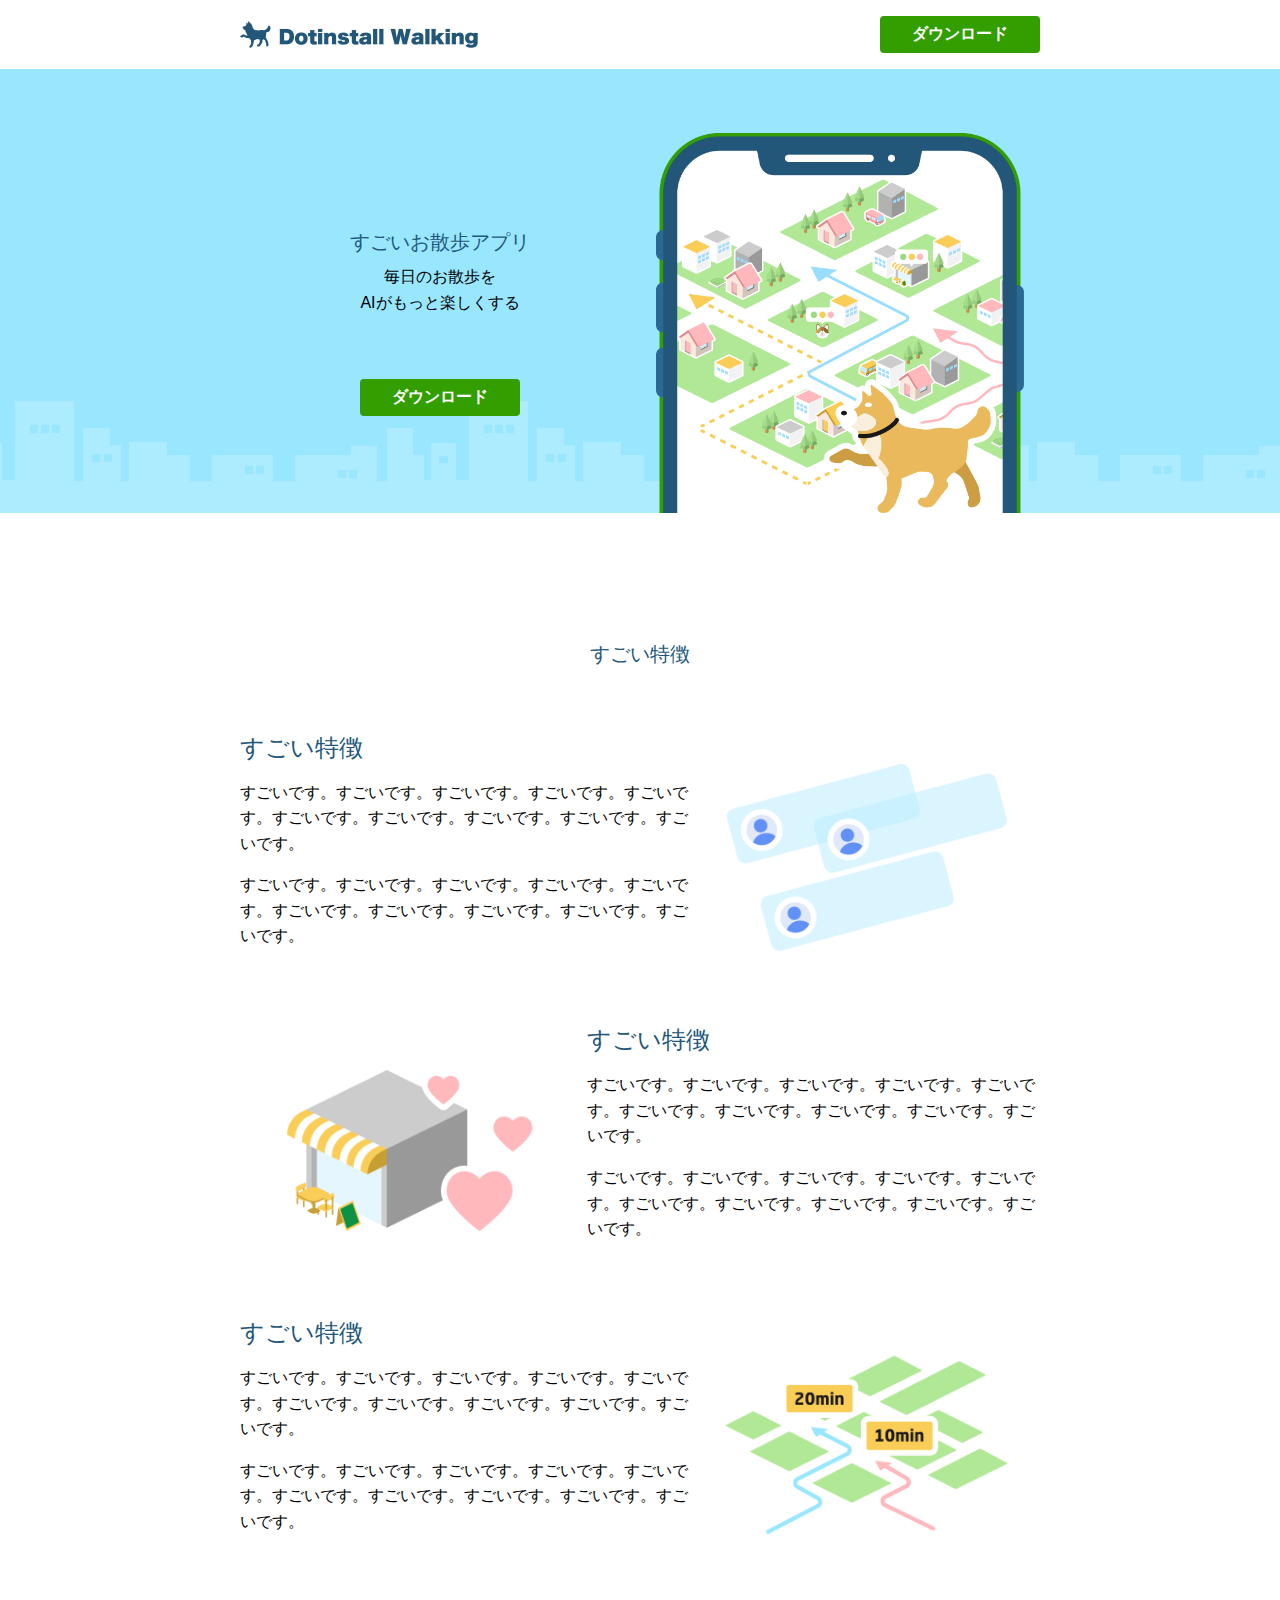
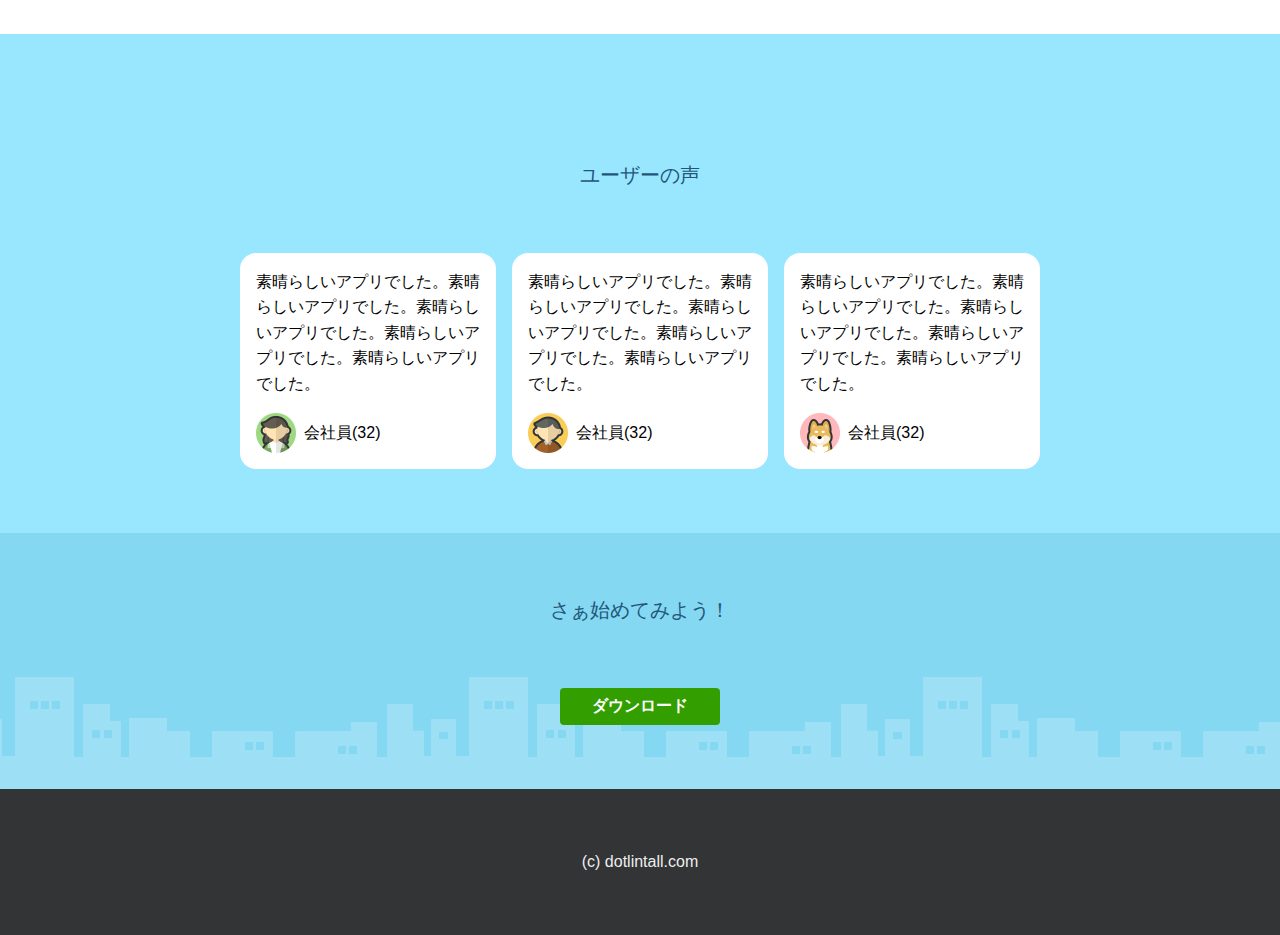
<file: index.html>
<!DOCTYPE html>
<html lang="ja">
<head>
  <meta charset="UTF-8">
  <meta http-equiv="X-UA-Compatible" content="IE=edge">
  <meta name="viewport" content="width=device-width, initial-scale=1.0">
  <title>Dotinstall Walking - すごいお散歩アプリ</title>
  <link rel="icon" href="img/favicon.png">
  <link rel="stylesheet" href="css/style.css">
</head>
<body>
  <header>
    <div class="container">
      <a href="">
        <h1><img src="img/logo.png" alt="Dotinstall Walking" width="240" height="27"></h1>
      </a>
      <a href="#" class="btn">ダウンロード</a>
    </div>
  </header>

  <section class="hero">
    <div class="container">
      <div class="desc">
        <h1>すごいお散歩アプリ</h1>
        <p>毎日のお散歩を<br>AIがもっと楽しくする</p>
        <a href="#" class="btn">ダウンロード</a>
      </div>
      <div class="pic">
        <img src="img/app.png" alt="アプリの動作イメージ" width="320" height="330">
      </div>
    </div>

  </section>

  <section class="features">
    <h1>すごい特徴</h1>
    <div class="container">
      <section>
        <div class="pic">
          <img src="img/feature1.png" alt="すごい特徴のイメージ">
        </div>
        <div class="desc">
          <h2>すごい特徴</h2>
          <p>すごいです。すごいです。すごいです。すごいです。すごいです。すごいです。すごいです。すごいです。すごいです。すごいです。</p>
          <p>すごいです。すごいです。すごいです。すごいです。すごいです。すごいです。すごいです。すごいです。すごいです。すごいです。</p>
        </div>
      </section>
      <section>
        <div class="pic">
          <img src="img/feature2.png" alt="すごい特徴のイメージ">
        </div>
        <div class="desc">
          <h2>すごい特徴</h2>
          <p>すごいです。すごいです。すごいです。すごいです。すごいです。すごいです。すごいです。すごいです。すごいです。すごいです。</p>
          <p>すごいです。すごいです。すごいです。すごいです。すごいです。すごいです。すごいです。すごいです。すごいです。すごいです。</p>
        </div>
      </section>
      <section>
        <div class="pic">
          <img src="img/feature3.png" alt="すごい特徴のイメージ">
        </div>
        <div class="desc">
          <h2>すごい特徴</h2>
          <p>すごいです。すごいです。すごいです。すごいです。すごいです。すごいです。すごいです。すごいです。すごいです。すごいです。</p>
          <p>すごいです。すごいです。すごいです。すごいです。すごいです。すごいです。すごいです。すごいです。すごいです。すごいです。</p>
        </div>
      </section>
    </div>
  </section>

  <section class="voices">
    <h1>ユーザーの声</h1>
    <div class="container">
      <section>
        <p>素晴らしいアプリでした。素晴らしいアプリでした。素晴らしいアプリでした。素晴らしいアプリでした。素晴らしいアプリでした。</p>
        <footer>
          <img src="img/user1.png" alt="ユーザーのアイコン" width="40" height="40">
            <p>会社員(32)</p>
          </img>
        </footer>
      </section>
      <section>
        <p>素晴らしいアプリでした。素晴らしいアプリでした。素晴らしいアプリでした。素晴らしいアプリでした。素晴らしいアプリでした。</p>
        <footer>
          <img src="img/user2.png" alt="ユーザーのアイコン" width="40" height="40">
            <p>会社員(32)</p>
          </img>
        </footer>
      </section>
      <section>
        <p>素晴らしいアプリでした。素晴らしいアプリでした。素晴らしいアプリでした。素晴らしいアプリでした。素晴らしいアプリでした。</p>
        <footer>
          <img src="img/user3.png" alt="ユーザーのアイコン" width="40" height="40">
            <p>会社員(32)</p>
          </img>
        </footer>
      </section>
    </div>
  </section>

  <section class="call-to-action">
    <h1>さぁ始めてみよう！</h1>
    <a href="#" class="btn">ダウンロード</a>
  </section>
  
  <footer class="copyright">
    <small>(c) dotlintall.com</small>
  </footer>

</body>
</html>
</file>
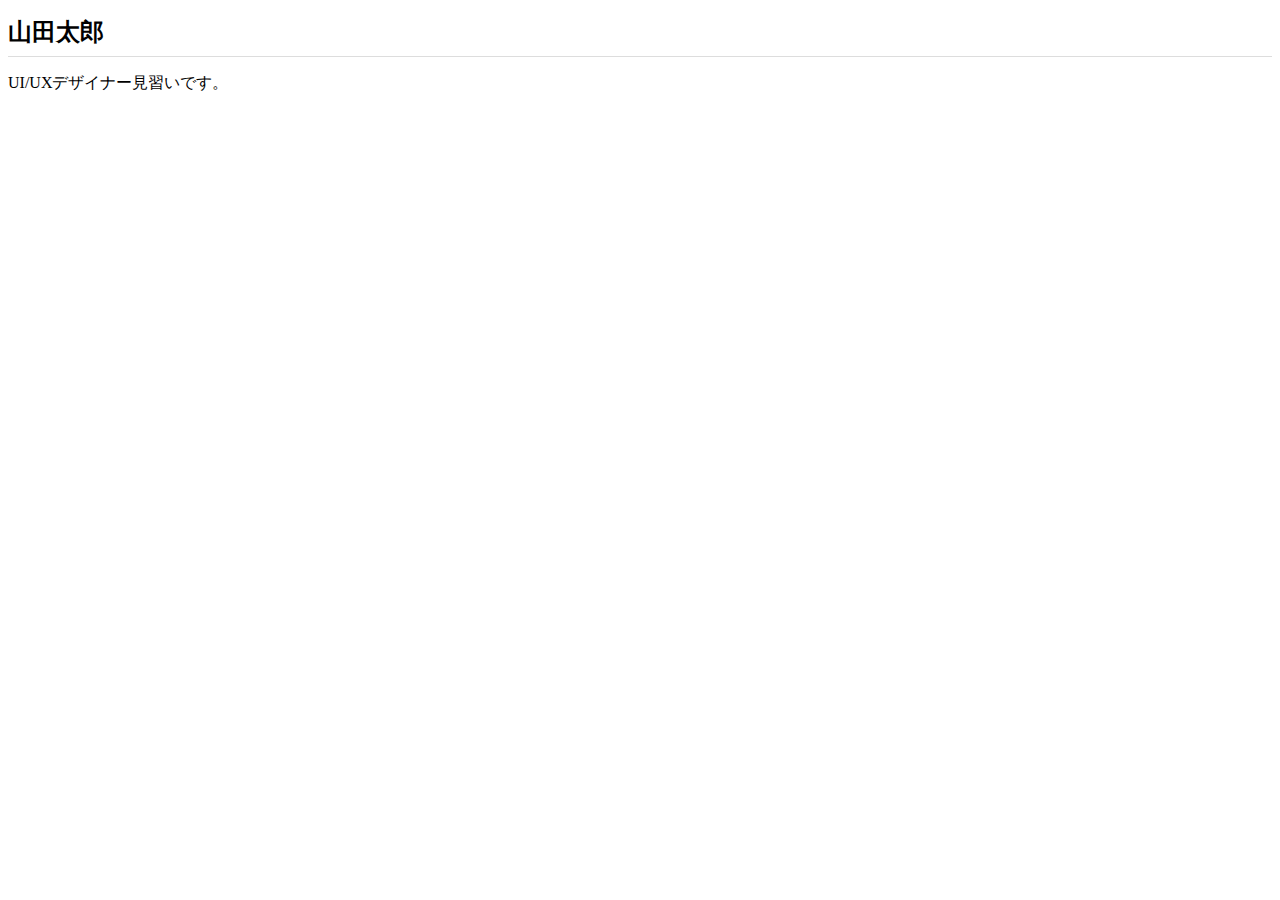
<file: MyUserSite/index.html>
<!DOCTYPE html>
<html lang="ja">
<head>
  <meta charset="UTF-8">
  <title>山田太郎のポートフォリオサイト</title>
  <link rel="stylesheet" href="css/style.css">
</head>
<body>
  <h1>山田太郎</h1>
  <p>UI/UXデザイナー見習いです。</p>
  
</body>
</html>
</file>
<file: css/style.css>
/* common */
body {
  margin: 0;
  font-family: Arial, Helvetica, sans-serif;
}

h1,
h2 {
  margin: 0;

  font-weight: normal;
  color: #22577a;
}

h1 {
  font-size: 24px;
}

h1 {
  font-size: 20px;
}

p {
  margin: 0;
  line-height: 1.6;
}

p + p {
  margin-top: 16px;
}

a {
  text-decoration: none;
  color: inherit
}

img {
  vertical-align: bottom;
}

.btn {
  width: 160px;
  display: block;
  background: #329e00;
  color: #fff;
  text-align: center;
  padding: 8px 0;
  border-radius: 4px;
  font-weight: bold;
}

.container {
  width: calc(100% - 32px);
  margin: 0 auto;

  max-width: 800px;
}



/* header */

header {
  padding: 16px 0;
}

header .container {
  display: flex;
  justify-content: space-between;
  align-items: center;
}

.hero {
  background-color: #99e6ff;
  background-image: url(../img/bg.png);
  background-repeat: repeat-X;
  background-position: center bottom;
  padding-top: 64px;
  text-align: center;
}

.hero p {
  margin-top: 8px;
}

.hero .btn {
  margin: 64px auto 0;
}

.hero img {
  margin-top: 64px;
}

/* features */
.features {
  padding: 64px 0;
}

.features h1 {
  text-align: center;
  padding: 64px;
}

.features .pic {
  padding: 32px;
}

.features img {
  width: 100%;
}

.features h2 {
  padding-bottom: 16px;
}

.features section + section {
  margin-top: 40px;
}

/* voices */

.voices {
  background: #99e6ff;
  padding: 64px 0;
}

.voices h1 {
  text-align: center;
  padding: 64px 0;
}

.voices section {
  background: #fff;
  padding: 16px;
  border-radius: 16px;
}

.voices footer {
  display: flex;
  gap: 8px;
  align-items: center;
  margin-top: 16px;
}

.voices section + section {
  margin-top: 16px;
}

/* call-to-action */

.call-to-action {
  padding: 64px 0;
  background-color: #85d8f2;
  background-image: url(../img/bg.png);
  background-repeat: repeat-X;
  background-position: center bottom;
}

.call-to-action h1 {
  text-align: center;
  padding-bottom: 64px;

}

.call-to-action .btn {
  margin: 0 auto;
}

/* copyright */

.copyright {
  background: #323435;
  padding: 64px 0;
  text-align: center;
}

.copyright small {
  font-size: 16px;
  color: #eee;
}

/* large screen */

@media (min-width: 600px) {

  .hero .container {
    display: flex;
    align-items: center;
  }

  .hero .desc,
  .hero .pic {
    width: 50%;
  }

  .hero img {
    width: calc(100% - 32px);
    height: auto;
    margin-top: 0;
  }

  .features section {
    display: flex;
  }
  .features section:nth-child(odd){
    flex-direction: row-reverse;
  }

  .voices .container {
    display: flex;
    gap: 16px;
  }

  .voices section + section {
    margin-top: 0;
  }

  .voices section {
    width: calc((100% - 32px) / 3);
    display: flex;
    flex-direction: column;
    justify-content: space-between;
  }
}
</file>
<file: MyUserSite/css/style.css>
h1 {
  font-size: 24px;
  padding-bottom: 8px;
  border-bottom: 1px solid #ddd;
}
</file>
